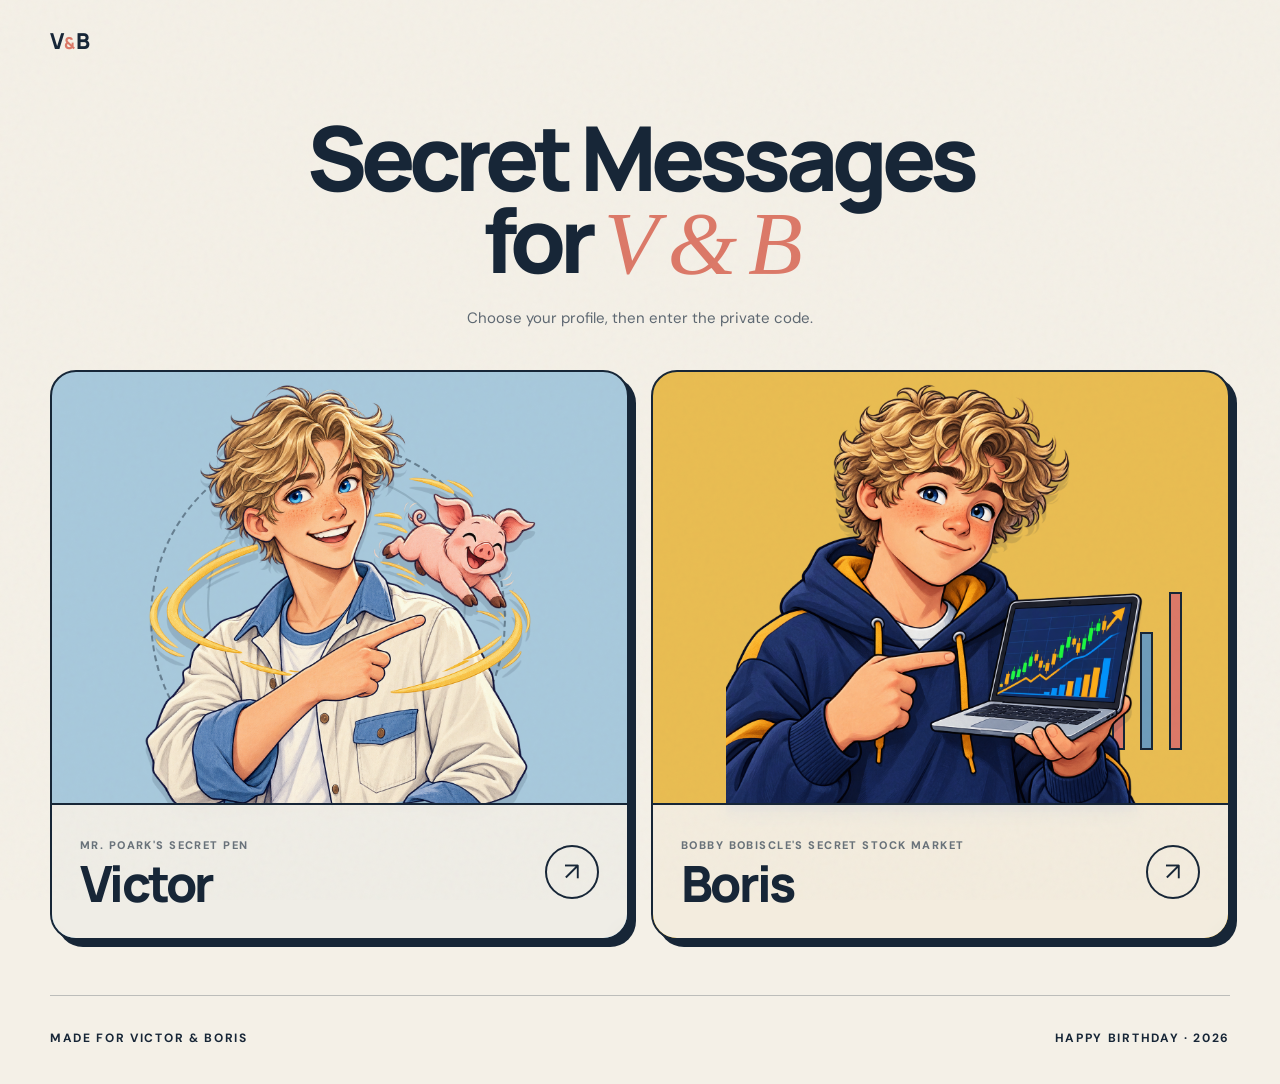
<file: index.html>
<!doctype html>
<html lang="en">
<head>
  <meta charset="UTF-8">
  <meta name="viewport" content="width=device-width, initial-scale=1">
  <meta name="description" content="Choose Victor or Boris to enter their story.">
  <title>Victor & Boris — Choose a profile</title>
  <link rel="preconnect" href="https://fonts.googleapis.com">
  <link rel="preconnect" href="https://fonts.gstatic.com" crossorigin>
  <link href="https://fonts.googleapis.com/css2?family=DM+Sans:wght@400;500;600;700&family=Manrope:wght@700;800&display=swap" rel="stylesheet">
  <link rel="stylesheet" href="style.css">
</head>
<body>
  <div class="grain" aria-hidden="true"></div>
  <header class="site-header">
    <a class="monogram" href="index.html" aria-label="Victor and Boris home">V<span>&</span>B</a>
  </header>

  <main>
    <section class="hero" aria-labelledby="page-title">
      <h1 id="page-title">Secret Messages<br>for <em>V &amp; B</em></h1>
      <p class="intro">Choose your profile, then enter the private code.</p>
    </section>

    <section class="profiles" aria-label="Choose a profile">
      <a class="profile-card victor" href="victor.html" data-profile="victor" aria-label="Unlock Victor's birthday world">
        <div class="portrait-wrap">
          <span class="orbit orbit-one" aria-hidden="true"></span>
          <span class="orbit orbit-two" aria-hidden="true"></span>
          <img class="portrait" src="assets/victor.png" alt="Illustration of Victor, a blue-eyed teen with wavy dirty-blond hair, pointing to a tiny running piglet">
        </div>
        <div class="card-copy">
          <div>
            <p class="role">Mr. Poark's secret pen</p>
            <h2>Victor</h2>
          </div>
          <span class="arrow" aria-hidden="true">↗</span>
        </div>
      </a>

      <a class="profile-card boris" href="boris.html" data-profile="boris" aria-label="Unlock Boris's birthday world">
        <div class="portrait-wrap">
          <span class="ticker ticker-one" aria-hidden="true"></span>
          <span class="ticker ticker-two" aria-hidden="true"></span>
          <span class="ticker ticker-three" aria-hidden="true"></span>
          <img class="portrait" src="assets/boris.png" alt="Illustration of Boris, a blue-eyed teen with curly dirty-blond hair, pointing to a laptop with stocks">
        </div>
        <div class="card-copy">
          <div>
            <p class="role">Bobby bobiscle's secret stock market</p>
            <h2>Boris</h2>
          </div>
          <span class="arrow" aria-hidden="true">↗</span>
        </div>
      </a>
    </section>
  </main>

  <dialog class="code-dialog" id="code-dialog" aria-labelledby="dialog-title">
    <button class="dialog-close" type="button" aria-label="Close code entry">×</button>
    <div class="lock-mark" aria-hidden="true">✦</div>
    <p class="eyebrow">Private birthday entrance</p>
    <h2 id="dialog-title">Welcome, <span id="profile-name">Victor</span>.</h2>
    <p class="dialog-copy">Enter the code you were given to unlock your world.</p>
    <form id="code-form" novalidate>
      <label for="profile-code">Your secret code</label>
      <div class="code-row">
        <div class="password-wrap">
          <input id="profile-code" name="code" type="password" inputmode="text" autocomplete="off" spellcheck="false" placeholder="Enter code" required>
          <button class="password-toggle" type="button" aria-label="Show code" aria-pressed="false">
            <svg class="eye-open" viewBox="0 0 24 24" aria-hidden="true"><path d="M2.5 12s3.5-6 9.5-6 9.5 6 9.5 6-3.5 6-9.5 6-9.5-6-9.5-6Z"/><circle cx="12" cy="12" r="2.8"/></svg>
            <svg class="eye-closed" viewBox="0 0 24 24" aria-hidden="true"><path d="m3 3 18 18M10.6 6.1A10.7 10.7 0 0 1 12 6c6 0 9.5 6 9.5 6a15.7 15.7 0 0 1-2.2 2.8M6.2 6.2C3.8 8 2.5 12 2.5 12s3.5 6 9.5 6c1.6 0 3-.4 4.3-1"/></svg>
          </button>
        </div>
        <button type="submit">Unlock <span aria-hidden="true">→</span></button>
      </div>
      <p class="code-error" id="code-error" role="alert" aria-live="polite"></p>
    </form>
    <p class="private-note">This doorway only opens with your personal code.</p>
  </dialog>

  <footer><span>Made for Victor & Boris</span><span>Happy birthday · 2026</span></footer>
  <script src="app.js"></script>
</body>
</html>
</file>
<file: style.css>
:root {
  --ink: #172637;
  --paper: #f4f0e7;
  --blue: #a8c9dc;
  --blue-deep: #6e9dbb;
  --yellow: #e9bd52;
  --pink: #dc7968;
}

* { box-sizing: border-box; }

html { scroll-behavior: smooth; }

body {
  margin: 0;
  min-height: 100vh;
  color: var(--ink);
  background: var(--paper);
  font-family: "DM Sans", sans-serif;
  overflow-x: hidden;
}

.grain {
  position: fixed;
  inset: 0;
  pointer-events: none;
  opacity: .16;
  z-index: 10;
  background-image: url("data:image/svg+xml,%3Csvg viewBox='0 0 180 180' xmlns='http://www.w3.org/2000/svg'%3E%3Cfilter id='n'%3E%3CfeTurbulence type='fractalNoise' baseFrequency='.9' numOctaves='2' stitchTiles='stitch'/%3E%3C/filter%3E%3Crect width='100%25' height='100%25' filter='url(%23n)' opacity='.22'/%3E%3C/svg%3E");
  mix-blend-mode: multiply;
}

.site-header, footer {
  width: min(1180px, calc(100% - 48px));
  margin-inline: auto;
  display: flex;
  align-items: center;
  justify-content: space-between;
}

.site-header { padding: 30px 0 18px; }

.site-header p, footer {
  font-size: 12px;
  letter-spacing: .14em;
  text-transform: uppercase;
  font-weight: 700;
}

.monogram {
  color: var(--ink);
  text-decoration: none;
  font: 800 22px/1 "Manrope", sans-serif;
  letter-spacing: -.08em;
}

.monogram span { color: var(--pink); font-size: .75em; margin: 0 2px; }

main { width: min(1180px, calc(100% - 48px)); margin-inline: auto; }

.hero { text-align: center; padding: 46px 0 40px; }

.eyebrow, .role {
  margin: 0 0 12px;
  text-transform: uppercase;
  letter-spacing: .18em;
  font-size: 11px;
  font-weight: 800;
}

.eyebrow::before { content: "✦"; color: var(--pink); margin-right: 9px; }

h1 {
  margin: 0;
  font: 800 clamp(50px, 7vw, 94px)/.91 "Manrope", sans-serif;
  letter-spacing: -.065em;
}

h1 em { color: var(--pink); font-family: Georgia, serif; font-weight: 400; }

.intro { margin: 24px auto 0; color: #5e6872; line-height: 1.55; font-size: 15px; }

.profiles { display: grid; grid-template-columns: repeat(2, minmax(0, 1fr)); gap: 22px; }

.profile-card {
  position: relative;
  min-height: 570px;
  color: var(--ink);
  text-decoration: none;
  overflow: hidden;
  border: 2px solid var(--ink);
  border-radius: 26px;
  box-shadow: 7px 7px 0 var(--ink);
  isolation: isolate;
  transition: transform .35s cubic-bezier(.2,.8,.2,1), box-shadow .35s ease;
}

.profile-card:focus-visible { outline: 4px solid var(--pink); outline-offset: 5px; }
.profile-card:hover { transform: translate(-3px, -5px); box-shadow: 11px 13px 0 var(--ink); }
.victor { background: var(--blue); }
.boris { background: var(--yellow); }

.portrait-wrap { height: 440px; display: grid; place-items: end center; position: relative; }

.portrait {
  width: min(96%, 570px);
  max-height: 430px;
  object-fit: contain;
  object-position: center bottom;
  filter: drop-shadow(0 9px 0 rgba(23,38,55,.14));
  transform-origin: center bottom;
  transition: transform .5s cubic-bezier(.16,1,.3,1);
  z-index: 1;
}

.profile-card:hover .portrait { transform: scale(1.075) rotate(-1deg); }
.boris:hover .portrait { transform: scale(1.075) rotate(1deg); }

.card-copy {
  position: absolute;
  z-index: 3;
  left: 0;
  right: 0;
  bottom: 0;
  min-height: 135px;
  padding: 25px 28px;
  background: rgba(244,240,231,.94);
  border-top: 2px solid var(--ink);
  display: flex;
  align-items: center;
  justify-content: space-between;
  backdrop-filter: blur(8px);
}

.card-copy h2 { margin: 0; font: 800 50px/.9 "Manrope", sans-serif; letter-spacing: -.055em; }
.role { color: #69727a; margin-bottom: 9px; letter-spacing: .13em; }
.arrow { width: 54px; height: 54px; display: grid; place-items: center; border: 2px solid var(--ink); border-radius: 50%; font-size: 25px; transition: .3s ease; }
.profile-card:hover .arrow { color: var(--paper); background: var(--ink); transform: rotate(45deg); }

.orbit { position: absolute; z-index: 0; width: 62%; aspect-ratio: 1; border: 2px dashed rgba(23,38,55,.45); border-radius: 50%; transition: .5s ease; }
.orbit-one { top: 68px; left: 17%; }
.orbit-two { width: 45%; top: 102px; left: 27%; border-style: solid; opacity: .35; }
.victor:hover .orbit-one { transform: rotate(24deg) scale(1.07); }
.victor:hover .orbit-two { transform: rotate(-20deg) scale(.94); }

.ticker { position: absolute; bottom: 62px; width: 13px; border: 2px solid var(--ink); background: var(--pink); z-index: 0; transform-origin: bottom; transition: .45s cubic-bezier(.2,.8,.2,1); }
.ticker-one { right: 18%; height: 80px; }
.ticker-two { right: 13%; height: 118px; background: var(--blue-deep); }
.ticker-three { right: 8%; height: 158px; }
.boris:hover .ticker-one { transform: scaleY(1.35); }
.boris:hover .ticker-two { transform: scaleY(.82); }
.boris:hover .ticker-three { transform: scaleY(1.18); }

footer { padding: 34px 0 38px; border-top: 1px solid rgba(23,38,55,.25); margin-top: 55px; }

.code-dialog {
  width: min(540px, calc(100% - 30px));
  padding: 42px;
  color: var(--ink);
  background: var(--paper);
  border: 2px solid var(--ink);
  border-radius: 26px;
  box-shadow: 9px 9px 0 var(--ink);
}

.code-dialog::backdrop { background: rgba(23,38,55,.64); backdrop-filter: blur(6px); }
.code-dialog[open] { animation: dialog-in .28s cubic-bezier(.16,1,.3,1); }
@keyframes dialog-in { from { opacity: 0; transform: translateY(15px) scale(.97); } }

.dialog-close {
  position: absolute;
  top: 16px;
  right: 18px;
  border: 0;
  background: transparent;
  color: var(--ink);
  font: 400 30px/1 sans-serif;
  cursor: pointer;
}

.lock-mark { width: 54px; height: 54px; display: grid; place-items: center; margin-bottom: 24px; color: var(--paper); background: var(--pink); border: 2px solid var(--ink); border-radius: 50%; font-size: 22px; }
.code-dialog h2 { margin: 0; font: 800 clamp(34px, 7vw, 48px)/1 "Manrope", sans-serif; letter-spacing: -.05em; }
.dialog-copy { margin: 16px 0 28px; color: #5e6872; line-height: 1.5; }
.code-dialog label { display: block; margin-bottom: 9px; font-size: 11px; font-weight: 800; letter-spacing: .13em; text-transform: uppercase; }
.code-row { display: flex; gap: 9px; }
.password-wrap { position: relative; min-width: 0; flex: 1; }
.code-row input { width: 100%; min-width: 0; padding: 15px 52px 15px 16px; color: var(--ink); background: #fffdf8; border: 2px solid var(--ink); border-radius: 12px; font: 600 16px "DM Sans", sans-serif; outline: none; }
.code-row input:focus { box-shadow: 0 0 0 3px var(--blue); }
.code-row button { padding: 15px 20px; color: var(--paper); background: var(--ink); border: 2px solid var(--ink); border-radius: 12px; font: 800 14px "DM Sans", sans-serif; cursor: pointer; transition: transform .2s ease, background .2s ease; }
.code-row button:hover { background: var(--pink); transform: translateY(-2px); }
.code-row .password-toggle { position: absolute; top: 50%; right: 7px; width: 40px; height: 40px; padding: 9px; color: var(--ink); background: transparent; border: 0; border-radius: 9px; transform: translateY(-50%); }
.code-row .password-toggle:hover { color: var(--pink); background: rgba(23,38,55,.07); transform: translateY(-50%); }
.password-toggle svg { width: 22px; height: 22px; fill: none; stroke: currentColor; stroke-width: 1.8; stroke-linecap: round; stroke-linejoin: round; }
.password-toggle .eye-closed { display: none; }
.password-toggle[aria-pressed="true"] .eye-open { display: none; }
.password-toggle[aria-pressed="true"] .eye-closed { display: block; }
.code-error { min-height: 22px; margin: 9px 0 0; color: #b64338; font-size: 13px; font-weight: 700; }
.code-row input.invalid { border-color: #b64338; animation: shake .32s ease; }
.private-note { margin: 18px 0 0; padding-top: 17px; border-top: 1px solid rgba(23,38,55,.2); color: #737b83; font-size: 12px; }
@keyframes shake { 25% { transform: translateX(-5px); } 50% { transform: translateX(5px); } 75% { transform: translateX(-3px); } }

/* Profile placeholders — ready for the next content pass. */
.profile-page { min-height: 100vh; display: none; grid-template-rows: auto 1fr; }
.profile-unlocked .profile-page { display: grid; }
.profile-main { display: grid; place-items: center; padding: 50px 24px; text-align: center; }
.profile-main article { max-width: 680px; }
.profile-main .mini-portrait { width: 210px; height: 210px; object-fit: contain; border: 2px solid var(--ink); border-radius: 50%; background: var(--blue); box-shadow: 7px 7px 0 var(--ink); }
.profile-main.boris-page .mini-portrait { background: var(--yellow); }
.profile-main h1 { margin-top: 28px; }
.profile-main p { color: #5e6872; font-size: 17px; line-height: 1.6; }
.back-link { display: inline-flex; gap: 8px; align-items: center; color: var(--ink); font-weight: 800; text-underline-offset: 4px; }

.victor-main, .boris-main { display: none; width: min(1180px, calc(100% - 48px)); margin: 0 auto; padding: 50px 0 80px; }
.profile-unlocked .victor-main, .profile-unlocked .boris-main { display: block; }
.victor-intro, .boris-intro { max-width: 760px; margin: 0 auto; text-align: center; }
.game-grid { width: min(760px, 100%); margin: 65px auto 36px; display: grid; grid-template-columns: 1fr; gap: 18px; text-align: left; }
.game-card { min-height: 270px; padding: 25px; border: 2px solid var(--ink); border-radius: 22px; box-shadow: 6px 6px 0 var(--ink); display: flex; flex-direction: column; justify-content: space-between; }
.game-grid .game-card { max-width: none; }
.catch-card { background: var(--blue); }
.donkey-card { background: var(--yellow); }
.puzzle-card { background: #d99082; }
.stock-card { background: var(--yellow); }
.npc-card { background: var(--blue); }
.slider-card { background: #d99082; }
.game-number { align-self: flex-start; padding: 7px 10px; border: 1.5px solid var(--ink); border-radius: 100px; font: 800 11px/1 "Manrope", sans-serif; }
.game-card h2, .pig-game h2, .unlocked-message h2 { margin: 0; font: 800 31px/1 "Manrope", sans-serif; letter-spacing: -.04em; }
.game-start { width: 100%; padding: 14px 17px; color: var(--paper); background: var(--ink); border: 2px solid var(--ink); border-radius: 12px; font: 800 14px "DM Sans", sans-serif; cursor: pointer; }
.game-start:hover { color: var(--ink); background: var(--yellow); }
.game-locked { align-items: center; justify-content: center; background: rgba(23,38,55,.05); border-style: dashed; box-shadow: none; }
.lock-icon { width: 48px; height: 48px; display: grid; place-items: center; color: var(--paper); background: #9aa0a5; border: 2px solid var(--ink); border-radius: 50%; }

.pig-game, .mini-game { width: min(760px, 100%); margin: 35px auto; padding: 24px; text-align: left; background: #fffdf8; border: 2px solid var(--ink); border-radius: 24px; box-shadow: 7px 7px 0 var(--ink); }
.game-toolbar { display: flex; justify-content: space-between; align-items: center; margin-bottom: 18px; }
.game-close { width: 42px; height: 42px; color: var(--ink); background: transparent; border: 2px solid var(--ink); border-radius: 50%; font-size: 25px; cursor: pointer; }
.game-arena { position: relative; width: 100%; height: 230px; overflow: hidden; cursor: none; border: 2px solid var(--ink); border-radius: 16px; background: #91bf67; transition: height .4s ease, background .4s ease; }
.game-arena.level-2 { height: 300px; background: #78b765; }
.game-arena.level-3 { height: 380px; background: #67a957; }
.arena-scenery { position: absolute; inset: 0; pointer-events: none; background: repeating-linear-gradient(90deg, transparent 0 76px, rgba(255,255,255,.17) 77px 79px), linear-gradient(0deg, #a67448 0 12px, transparent 12px); }
.level-1 .arena-scenery { border: 13px solid #9b6842; border-top-width: 5px; }
.level-2 .arena-scenery { background: radial-gradient(circle at 18% 18%, #f4dc63 0 3px, transparent 4px), radial-gradient(circle at 74% 68%, #f4dc63 0 3px, transparent 4px); background-size: 70px 65px, 90px 80px; }
.level-3 .arena-scenery { background: linear-gradient(160deg, transparent 65%, rgba(74,130,58,.5) 66%), radial-gradient(ellipse at 80% 15%, #d8eaaa 0 5%, transparent 6%); }
.running-pig { --pig-flip: 1; position: absolute; z-index: 2; left: 50%; top: 50%; width: 112px; height: 88px; padding: 0; display: grid; place-items: center; border: 0; background: transparent; cursor: none; transform: translate(-50%, -50%); transition: left .55s cubic-bezier(.3,.8,.4,1), top .55s cubic-bezier(.3,.8,.4,1), transform .15s ease; touch-action: manipulation; }
.running-pig[data-direction="left"] { --pig-flip: -1; }
.running-pig img { width: 100%; height: 100%; object-fit: contain; pointer-events: none; filter: drop-shadow(3px 5px 0 rgba(23,38,55,.2)); animation: pig-gallop .32s ease-in-out infinite alternate; }
.level-2 .running-pig { transition-duration: .4s, .4s, .15s; }
.level-3 .running-pig { transition-duration: .27s, .27s, .15s; }
.running-pig:hover { transform: translate(-50%, -50%) scale(1.12); }
.player-hand { position: absolute; z-index: 4; left: 50%; top: 70%; width: 112px; height: 145px; pointer-events: none; transform: translate(-26%, -8%) rotate(-12deg); transform-origin: center bottom; filter: drop-shadow(3px 4px 0 rgba(23,38,55,.25)); }
.player-hand img { width: 100%; height: 100%; object-fit: contain; }
.player-hand.tap { animation: hand-tap .28s ease-out; }
@keyframes pig-gallop { from { transform: scaleX(var(--pig-flip)) translateY(-3px) rotate(-2deg); } to { transform: scaleX(var(--pig-flip)) translateY(4px) rotate(2deg); } }
@keyframes hand-tap { 50% { transform: translate(-24%, -17%) rotate(-8deg) scale(1.08); } }
.round-overlay { position: absolute; z-index: 6; inset: 0; display: grid; place-items: center; color: var(--paper); background: rgba(23,38,55,.83); opacity: 0; visibility: hidden; pointer-events: none; transition: opacity .2s ease, visibility .2s ease; }
.round-overlay.show { opacity: 1; visibility: visible; }
.round-overlay strong { padding: 12px 20px; text-align: center; font: 800 clamp(32px, 6vw, 64px)/1 "Manrope", sans-serif; letter-spacing: -.05em; }
.game-status { min-height: 25px; margin: 13px 2px 0 !important; font-size: 14px !important; font-weight: 700; }
.unlocked-message { width: min(760px, 100%); margin: 35px auto; padding: 30px; color: var(--ink); background: var(--yellow); border: 2px solid var(--ink); border-radius: 20px; box-shadow: 6px 6px 0 var(--ink); text-align: center; }
.unlocked-message p:last-child { max-width: 780px; margin: 8px auto 0; color: var(--ink); }
.donkey-stage { position: relative; overflow: hidden; height: 390px; padding: 0; text-align: center; border: 2px solid var(--ink); border-radius: 16px; background: linear-gradient(#b9dca5 0 77%, #83b45f 77%); cursor: none; touch-action: none; }
.donkey { position: absolute; z-index: 4; left: 50%; top: 76%; width: 88px; height: 88px; display: grid; place-items: center; font-size: 72px; line-height: 1; pointer-events: none; transform: translate(-50%, -50%); transition: transform .12s ease; filter: drop-shadow(3px 5px 0 rgba(23,38,55,.18)); }
.donkey.chew { transform: translate(-50%, -50%) rotate(-7deg) scale(1.12); }
.donkey-stage > p { position: relative; z-index: 3; display: inline-block; margin: 12px auto; padding: 7px 12px; color: var(--ink); background: rgba(255,253,248,.88); border-radius: 100px; font-size: 13px; font-weight: 700; }
.falling-items { position: absolute; inset: 0; pointer-events: none; }
.falling-item { position: absolute; z-index: 2; width: 54px; height: 54px; display: grid; place-items: center; border: 2px solid var(--ink); border-radius: 50%; background: #fffdf8; font-size: 31px; transform: translate(-50%, -50%); filter: drop-shadow(2px 3px 0 rgba(23,38,55,.18)); }
.memory-board { position: relative; overflow: hidden; width: min(520px, 100%); margin: 8px auto; display: grid; grid-template-columns: 1fr 1fr; gap: 12px; border-radius: 18px; }
.memory-tile { aspect-ratio: 1.45; border: 2px solid var(--ink); border-radius: 18px; opacity: .72; cursor: pointer; transition: transform .12s ease, filter .12s ease, opacity .12s ease; }
.memory-tile:disabled { cursor: default; }
.memory-tile.active { opacity: 1; filter: brightness(1.35); transform: scale(.95); box-shadow: inset 0 0 0 5px rgba(255,255,255,.6); }
.tile-0 { background: var(--blue-deep); }.tile-1 { background: var(--yellow); }.tile-2 { background: var(--pink); }.tile-3 { background: var(--ink); }
.victor-main > .back-link, .boris-main > .back-link { margin-top: 28px; }

.stock-stage { position: relative; overflow: hidden; height: 310px; border: 2px solid var(--ink); border-radius: 16px; background: #102338; }
.stock-chart { position: absolute; inset: 0; width: 100%; height: 100%; background-image: linear-gradient(rgba(255,255,255,.08) 1px, transparent 1px), linear-gradient(90deg, rgba(255,255,255,.08) 1px, transparent 1px); background-size: 50px 50px; }
.stock-chart polyline { fill: none; stroke: #71d99b; stroke-width: 6; vector-effect: non-scaling-stroke; stroke-linecap: round; stroke-linejoin: round; }
.profit-zone { position: absolute; z-index: 1; top: 12%; left: 0; right: 0; height: 24%; display: grid; place-items: center; color: rgba(255,255,255,.7); background: rgba(83,195,125,.22); border-block: 1px dashed #71d99b; font: 800 11px "DM Sans", sans-serif; letter-spacing: .18em; }
.stock-price { position: absolute; z-index: 2; top: 15px; right: 18px; color: #fff; font: 800 22px "Manrope", sans-serif; }
.sell-button { width: 100%; margin-top: 12px; padding: 15px; color: var(--paper); background: #cf4e48; border: 2px solid var(--ink); border-radius: 12px; font: 800 18px "Manrope", sans-serif; cursor: pointer; }
.sell-button:hover { filter: brightness(1.08); }

.npc-world { position: relative; overflow: hidden; height: 390px; border: 2px solid var(--ink); border-radius: 16px; background: linear-gradient(#b8d6e6 0 78%, #79ad62 78%); }
.boris-player { position: absolute; z-index: 3; left: 7%; bottom: 15px; width: 138px; height: 270px; transition: left .2s ease; transform-origin: center bottom; }
.boris-player img { width: 100%; height: 100%; object-fit: contain; filter: drop-shadow(3px 5px 0 rgba(23,38,55,.2)); }
.boris-player.walking { animation: fullbody-walk .25s ease-in-out; }
.npc-person { position: absolute; z-index: 2; right: 5%; bottom: 12px; width: 150px; height: 275px; padding: 0; border: 0; background: transparent; cursor: pointer; }
.npc-person > img { width: 100%; height: 100%; object-fit: contain; filter: drop-shadow(3px 5px 0 rgba(23,38,55,.2)); }
.npc-alert { position: absolute; top: -12px; left: 65px; color: var(--ink); font: 800 30px "Manrope", sans-serif; animation: npc-bob .7s ease-in-out infinite alternate; }
@keyframes fullbody-walk { 50% { transform: translateY(-7px) rotate(-1deg); } }
@keyframes npc-bob { to { transform: translateY(-6px); } }
.walk-controls { display: flex; justify-content: center; gap: 10px; margin-top: 12px; }
.walk-controls button { width: 76px; padding: 11px; color: var(--paper); background: var(--ink); border: 0; border-radius: 10px; font-size: 22px; cursor: pointer; }
.npc-question { margin-top: 15px; padding: 18px; border: 2px solid var(--ink); border-radius: 14px; background: #fffdf8; }
.npc-question h3 { margin: 0 0 14px; font: 800 19px/1.35 "Manrope", sans-serif; }
.npc-question #answer-options { display: grid; gap: 8px; }
.answer-button { padding: 11px 14px; text-align: left; color: var(--ink); background: var(--paper); border: 2px solid var(--ink); border-radius: 10px; font: 700 14px "DM Sans", sans-serif; cursor: pointer; }
.answer-button:hover { background: var(--yellow); }

.slider-wrap { position: relative; overflow: hidden; width: min(470px, 100%); margin: auto; border-radius: 18px; }
.slider-board { display: grid; grid-template-columns: repeat(3, 1fr); gap: 8px; padding: 10px; border: 2px solid var(--ink); border-radius: 18px; background: var(--blue); }
.slider-tile { aspect-ratio: 1; color: var(--paper); background: var(--ink); border: 0; border-radius: 12px; font: 800 clamp(24px, 5vw, 42px) "Manrope", sans-serif; cursor: pointer; }
.slider-tile.blank { visibility: hidden; pointer-events: none; }
.slider-tile:not(.blank):hover { background: var(--pink); }

@media (max-width: 760px) {
  .site-header p { display: none; }
  .hero { padding-top: 32px; }
  .profiles { grid-template-columns: 1fr; }
  .profile-card { min-height: 520px; }
  .portrait-wrap { height: 392px; }
  .portrait { max-height: 385px; }
  .game-grid { grid-template-columns: 1fr; }
  .game-card { min-height: 210px; }
  .donkey-stage { height: 350px; }
}

@media (max-width: 430px) {
  .site-header, main, footer { width: min(100% - 28px, 1180px); }
  .hero { padding-bottom: 30px; }
  h1 { font-size: 48px; }
  .profile-card { min-height: 475px; border-radius: 20px; }
  .portrait-wrap { height: 350px; }
  .portrait { max-height: 345px; }
  .card-copy { min-height: 124px; padding: 22px; }
  .card-copy h2 { font-size: 42px; }
  .arrow { width: 48px; height: 48px; }
  .victor-main, .boris-main { width: min(100% - 28px, 1180px); }
  .game-arena.level-3 { height: 330px; }
  .code-dialog { padding: 34px 22px 26px; }
  .code-row { flex-direction: column; }
}

@media (prefers-reduced-motion: reduce) {
  *, *::before, *::after { scroll-behavior: auto !important; transition-duration: .01ms !important; animation-duration: .01ms !important; }
}
</file>
